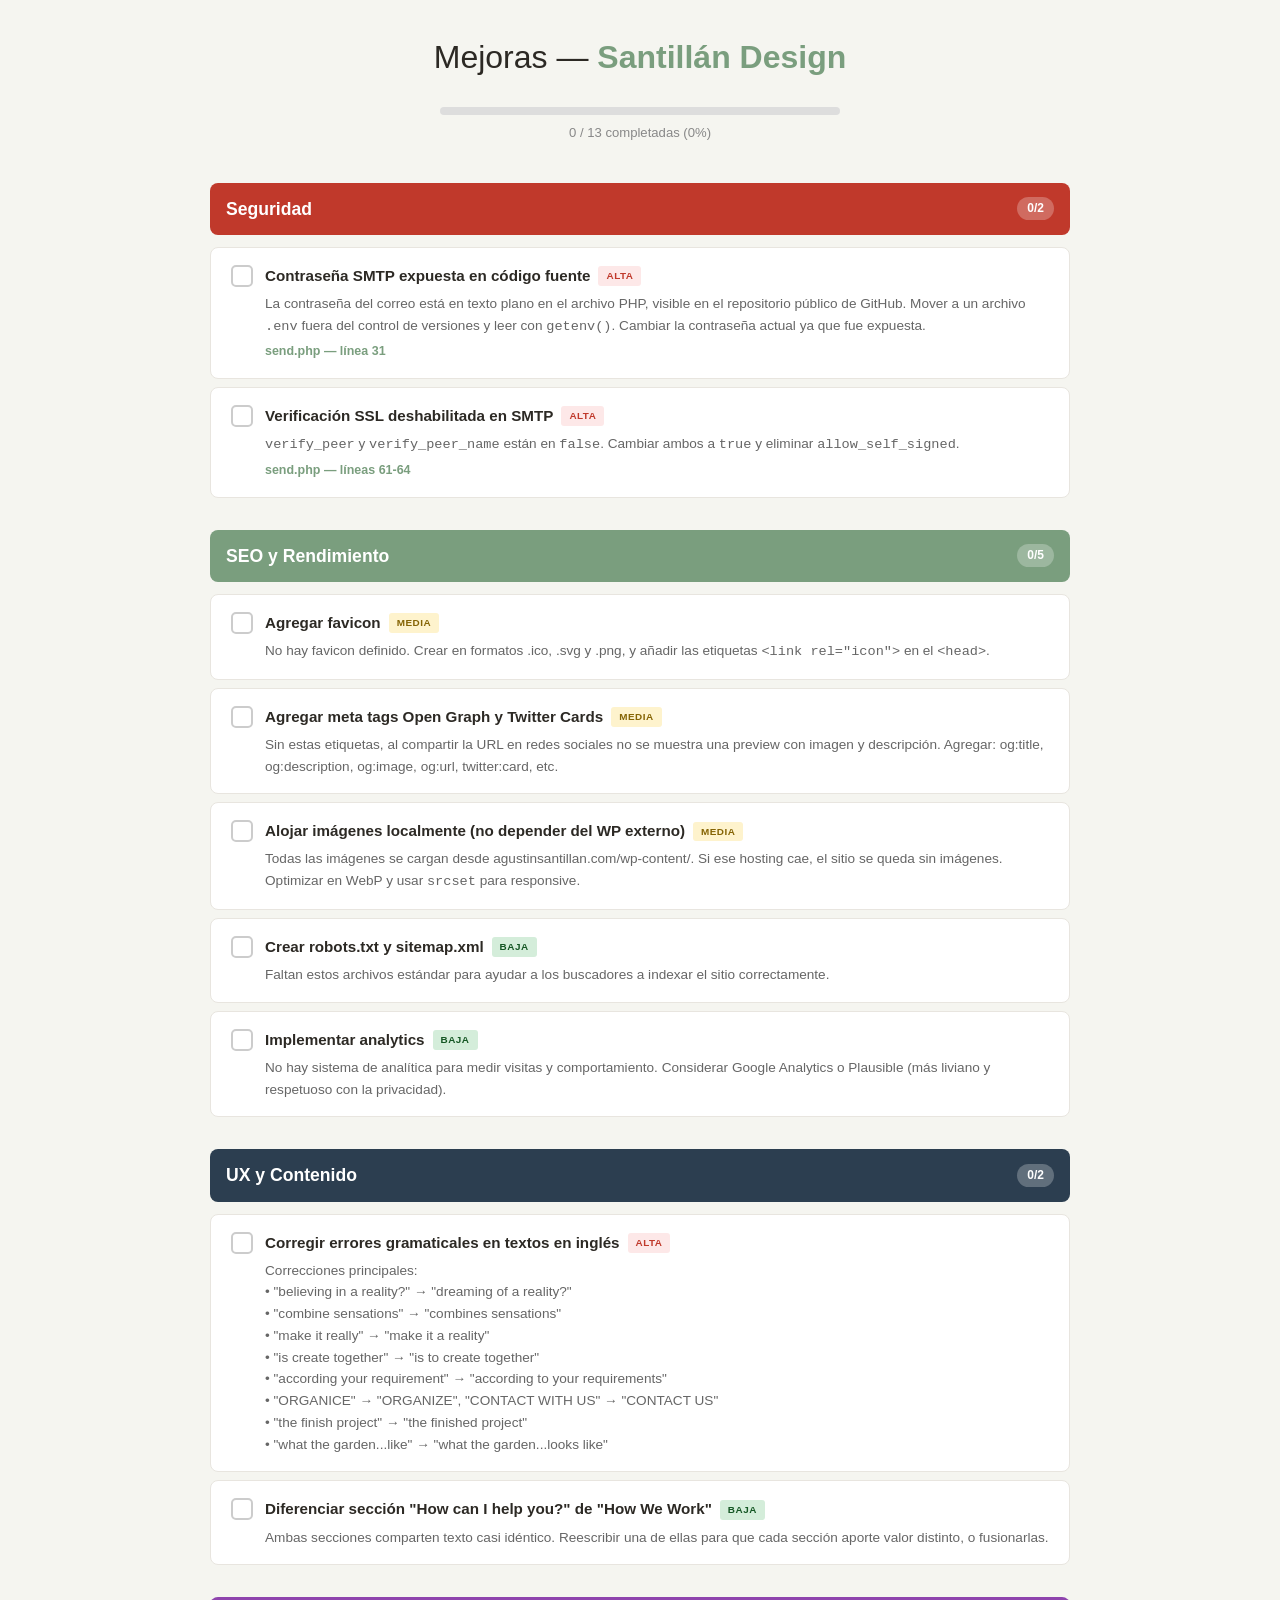
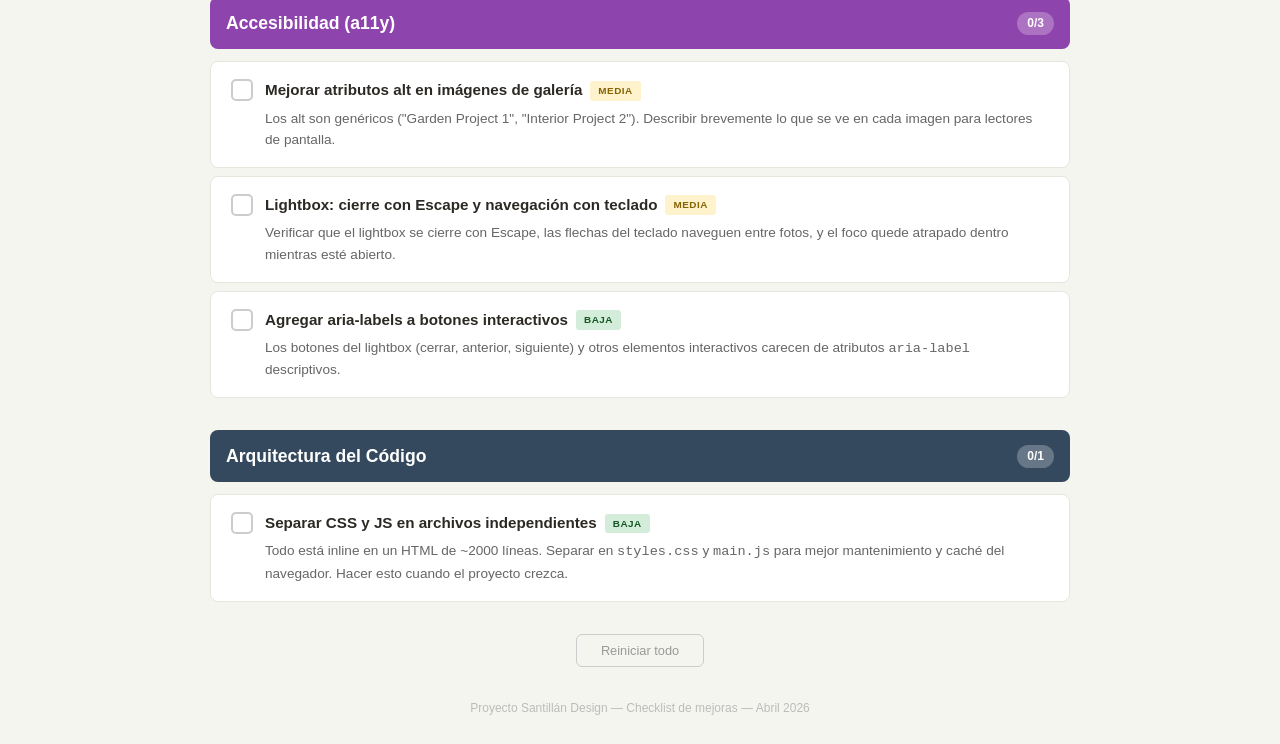
<file: mejoras.html>
<!DOCTYPE html>
<html lang="es">
<head>
  <meta charset="UTF-8">
  <meta name="viewport" content="width=device-width, initial-scale=1.0">
  <title>Mejoras — Santillán Design</title>
  <style>
    * { box-sizing: border-box; margin: 0; padding: 0; }

    body {
      font-family: 'Segoe UI', -apple-system, Arial, sans-serif;
      background: #f5f5f0;
      color: #1a1a1a;
      line-height: 1.6;
      padding: 2rem;
    }

    .container {
      max-width: 860px;
      margin: 0 auto;
    }

    header {
      text-align: center;
      margin-bottom: 2.5rem;
    }

    header h1 {
      font-size: 2rem;
      font-weight: 300;
      color: #2c2924;
    }

    header h1 strong { color: #7a9e7e; font-weight: 600; }

    .progress-bar-wrap {
      margin: 1.5rem auto 0;
      max-width: 400px;
    }

    .progress-bar {
      height: 8px;
      background: #ddd;
      border-radius: 4px;
      overflow: hidden;
    }

    .progress-fill {
      height: 100%;
      background: #7a9e7e;
      border-radius: 4px;
      transition: width 0.4s ease;
      width: 0%;
    }

    .progress-text {
      text-align: center;
      font-size: 0.82rem;
      color: #888;
      margin-top: 0.4rem;
    }

    .section {
      margin-bottom: 2rem;
    }

    .section-title {
      display: flex;
      align-items: center;
      gap: 0.75rem;
      padding: 0.75rem 1rem;
      border-radius: 8px;
      margin-bottom: 0.75rem;
      cursor: default;
    }

    .section-title.critical { background: #c0392b; color: #fff; }
    .section-title.seo { background: #7a9e7e; color: #fff; }
    .section-title.ux { background: #2c3e50; color: #fff; }
    .section-title.a11y { background: #8e44ad; color: #fff; }
    .section-title.code { background: #34495e; color: #fff; }

    .section-title h2 {
      font-size: 1.1rem;
      font-weight: 600;
      flex: 1;
    }

    .section-count {
      font-size: 0.75rem;
      font-weight: 700;
      background: rgba(255,255,255,0.25);
      padding: 2px 10px;
      border-radius: 100px;
    }

    .items {
      display: flex;
      flex-direction: column;
      gap: 0.5rem;
    }

    .item {
      display: flex;
      align-items: flex-start;
      gap: 0.75rem;
      background: #fff;
      border: 1px solid #e8e5df;
      border-radius: 8px;
      padding: 1rem 1.25rem;
      transition: all 0.3s ease;
      cursor: pointer;
      user-select: none;
    }

    .item:hover {
      border-color: #7a9e7e;
      box-shadow: 0 2px 8px rgba(122,158,126,0.12);
    }

    .item.done {
      background: #f9fdf9;
      border-color: #c8e6c9;
      opacity: 0.65;
    }

    .item.done .item-title,
    .item.done .item-desc {
      text-decoration: line-through;
      color: #999;
    }

    .checkbox {
      width: 22px;
      height: 22px;
      border: 2px solid #ccc;
      border-radius: 5px;
      flex-shrink: 0;
      margin-top: 1px;
      display: flex;
      align-items: center;
      justify-content: center;
      transition: all 0.2s ease;
    }

    .item.done .checkbox {
      background: #7a9e7e;
      border-color: #7a9e7e;
    }

    .checkbox svg {
      width: 14px;
      height: 14px;
      stroke: #fff;
      stroke-width: 3;
      fill: none;
      opacity: 0;
      transition: opacity 0.2s;
    }

    .item.done .checkbox svg { opacity: 1; }

    .item-content { flex: 1; }

    .item-header {
      display: flex;
      align-items: center;
      gap: 0.5rem;
      margin-bottom: 0.3rem;
    }

    .item-title {
      font-size: 0.95rem;
      font-weight: 600;
      color: #2c2924;
      transition: color 0.3s;
    }

    .badge {
      font-size: 0.62rem;
      font-weight: 700;
      letter-spacing: 0.05em;
      padding: 2px 8px;
      border-radius: 3px;
    }

    .badge.alta { background: #fde8e8; color: #c0392b; }
    .badge.media { background: #fef3cd; color: #856404; }
    .badge.baja { background: #d4edda; color: #155724; }

    .item-desc {
      font-size: 0.85rem;
      color: #666;
      font-weight: 300;
      line-height: 1.6;
      transition: color 0.3s;
    }

    .item-file {
      font-size: 0.78rem;
      color: #7a9e7e;
      font-weight: 600;
      margin-top: 0.3rem;
    }

    .reset-btn {
      display: block;
      margin: 2rem auto 0;
      background: none;
      border: 1px solid #ccc;
      color: #999;
      padding: 0.5rem 1.5rem;
      border-radius: 6px;
      font-size: 0.8rem;
      cursor: pointer;
      transition: all 0.2s;
    }

    .reset-btn:hover {
      border-color: #c0392b;
      color: #c0392b;
    }

    .footer-note {
      text-align: center;
      margin-top: 2rem;
      font-size: 0.75rem;
      color: #bbb;
    }
  </style>
</head>
<body>

<div class="container">
  <header>
    <h1>Mejoras — <strong>Santillán Design</strong></h1>
    <div class="progress-bar-wrap">
      <div class="progress-bar"><div class="progress-fill" id="progressFill"></div></div>
      <div class="progress-text" id="progressText">0 / 0 completadas</div>
    </div>
  </header>

  <!-- SEGURIDAD -->
  <div class="section" data-section="seguridad">
    <div class="section-title critical">
      <h2>Seguridad</h2>
      <span class="section-count" data-count></span>
    </div>
    <div class="items">

      <div class="item" data-id="sec-1">
        <div class="checkbox"><svg viewBox="0 0 24 24"><polyline points="20 6 9 17 4 12"/></svg></div>
        <div class="item-content">
          <div class="item-header">
            <span class="item-title">Contraseña SMTP expuesta en código fuente</span>
            <span class="badge alta">ALTA</span>
          </div>
          <p class="item-desc">La contraseña del correo está en texto plano en el archivo PHP, visible en el repositorio público de GitHub. Mover a un archivo <code>.env</code> fuera del control de versiones y leer con <code>getenv()</code>. Cambiar la contraseña actual ya que fue expuesta.</p>
          <p class="item-file">send.php — línea 31</p>
        </div>
      </div>

      <div class="item" data-id="sec-2">
        <div class="checkbox"><svg viewBox="0 0 24 24"><polyline points="20 6 9 17 4 12"/></svg></div>
        <div class="item-content">
          <div class="item-header">
            <span class="item-title">Verificación SSL deshabilitada en SMTP</span>
            <span class="badge alta">ALTA</span>
          </div>
          <p class="item-desc"><code>verify_peer</code> y <code>verify_peer_name</code> están en <code>false</code>. Cambiar ambos a <code>true</code> y eliminar <code>allow_self_signed</code>.</p>
          <p class="item-file">send.php — líneas 61-64</p>
        </div>
      </div>

    </div>
  </div>

  <!-- SEO Y RENDIMIENTO -->
  <div class="section" data-section="seo">
    <div class="section-title seo">
      <h2>SEO y Rendimiento</h2>
      <span class="section-count" data-count></span>
    </div>
    <div class="items">

      <div class="item" data-id="seo-1">
        <div class="checkbox"><svg viewBox="0 0 24 24"><polyline points="20 6 9 17 4 12"/></svg></div>
        <div class="item-content">
          <div class="item-header">
            <span class="item-title">Agregar favicon</span>
            <span class="badge media">MEDIA</span>
          </div>
          <p class="item-desc">No hay favicon definido. Crear en formatos .ico, .svg y .png, y añadir las etiquetas <code>&lt;link rel="icon"&gt;</code> en el <code>&lt;head&gt;</code>.</p>
        </div>
      </div>

      <div class="item" data-id="seo-2">
        <div class="checkbox"><svg viewBox="0 0 24 24"><polyline points="20 6 9 17 4 12"/></svg></div>
        <div class="item-content">
          <div class="item-header">
            <span class="item-title">Agregar meta tags Open Graph y Twitter Cards</span>
            <span class="badge media">MEDIA</span>
          </div>
          <p class="item-desc">Sin estas etiquetas, al compartir la URL en redes sociales no se muestra una preview con imagen y descripción. Agregar: og:title, og:description, og:image, og:url, twitter:card, etc.</p>
        </div>
      </div>

      <div class="item" data-id="seo-3">
        <div class="checkbox"><svg viewBox="0 0 24 24"><polyline points="20 6 9 17 4 12"/></svg></div>
        <div class="item-content">
          <div class="item-header">
            <span class="item-title">Alojar imágenes localmente (no depender del WP externo)</span>
            <span class="badge media">MEDIA</span>
          </div>
          <p class="item-desc">Todas las imágenes se cargan desde agustinsantillan.com/wp-content/. Si ese hosting cae, el sitio se queda sin imágenes. Optimizar en WebP y usar <code>srcset</code> para responsive.</p>
        </div>
      </div>

      <div class="item" data-id="seo-4">
        <div class="checkbox"><svg viewBox="0 0 24 24"><polyline points="20 6 9 17 4 12"/></svg></div>
        <div class="item-content">
          <div class="item-header">
            <span class="item-title">Crear robots.txt y sitemap.xml</span>
            <span class="badge baja">BAJA</span>
          </div>
          <p class="item-desc">Faltan estos archivos estándar para ayudar a los buscadores a indexar el sitio correctamente.</p>
        </div>
      </div>

      <div class="item" data-id="seo-5">
        <div class="checkbox"><svg viewBox="0 0 24 24"><polyline points="20 6 9 17 4 12"/></svg></div>
        <div class="item-content">
          <div class="item-header">
            <span class="item-title">Implementar analytics</span>
            <span class="badge baja">BAJA</span>
          </div>
          <p class="item-desc">No hay sistema de analítica para medir visitas y comportamiento. Considerar Google Analytics o Plausible (más liviano y respetuoso con la privacidad).</p>
        </div>
      </div>

    </div>
  </div>

  <!-- UX Y CONTENIDO -->
  <div class="section" data-section="ux">
    <div class="section-title ux">
      <h2>UX y Contenido</h2>
      <span class="section-count" data-count></span>
    </div>
    <div class="items">

      <div class="item" data-id="ux-1">
        <div class="checkbox"><svg viewBox="0 0 24 24"><polyline points="20 6 9 17 4 12"/></svg></div>
        <div class="item-content">
          <div class="item-header">
            <span class="item-title">Corregir errores gramaticales en textos en inglés</span>
            <span class="badge alta">ALTA</span>
          </div>
          <p class="item-desc">
            Correcciones principales:<br>
            • "believing in a reality?" → "dreaming of a reality?"<br>
            • "combine sensations" → "combines sensations"<br>
            • "make it really" → "make it a reality"<br>
            • "is create together" → "is to create together"<br>
            • "according your requirement" → "according to your requirements"<br>
            • "ORGANICE" → "ORGANIZE", "CONTACT WITH US" → "CONTACT US"<br>
            • "the finish project" → "the finished project"<br>
            • "what the garden...like" → "what the garden...looks like"
          </p>
        </div>
      </div>

      <div class="item" data-id="ux-2">
        <div class="checkbox"><svg viewBox="0 0 24 24"><polyline points="20 6 9 17 4 12"/></svg></div>
        <div class="item-content">
          <div class="item-header">
            <span class="item-title">Diferenciar sección "How can I help you?" de "How We Work"</span>
            <span class="badge baja">BAJA</span>
          </div>
          <p class="item-desc">Ambas secciones comparten texto casi idéntico. Reescribir una de ellas para que cada sección aporte valor distinto, o fusionarlas.</p>
        </div>
      </div>

    </div>
  </div>

  <!-- ACCESIBILIDAD -->
  <div class="section" data-section="a11y">
    <div class="section-title a11y">
      <h2>Accesibilidad (a11y)</h2>
      <span class="section-count" data-count></span>
    </div>
    <div class="items">

      <div class="item" data-id="a11y-1">
        <div class="checkbox"><svg viewBox="0 0 24 24"><polyline points="20 6 9 17 4 12"/></svg></div>
        <div class="item-content">
          <div class="item-header">
            <span class="item-title">Mejorar atributos alt en imágenes de galería</span>
            <span class="badge media">MEDIA</span>
          </div>
          <p class="item-desc">Los alt son genéricos ("Garden Project 1", "Interior Project 2"). Describir brevemente lo que se ve en cada imagen para lectores de pantalla.</p>
        </div>
      </div>

      <div class="item" data-id="a11y-2">
        <div class="checkbox"><svg viewBox="0 0 24 24"><polyline points="20 6 9 17 4 12"/></svg></div>
        <div class="item-content">
          <div class="item-header">
            <span class="item-title">Lightbox: cierre con Escape y navegación con teclado</span>
            <span class="badge media">MEDIA</span>
          </div>
          <p class="item-desc">Verificar que el lightbox se cierre con Escape, las flechas del teclado naveguen entre fotos, y el foco quede atrapado dentro mientras esté abierto.</p>
        </div>
      </div>

      <div class="item" data-id="a11y-3">
        <div class="checkbox"><svg viewBox="0 0 24 24"><polyline points="20 6 9 17 4 12"/></svg></div>
        <div class="item-content">
          <div class="item-header">
            <span class="item-title">Agregar aria-labels a botones interactivos</span>
            <span class="badge baja">BAJA</span>
          </div>
          <p class="item-desc">Los botones del lightbox (cerrar, anterior, siguiente) y otros elementos interactivos carecen de atributos <code>aria-label</code> descriptivos.</p>
        </div>
      </div>

    </div>
  </div>

  <!-- ARQUITECTURA -->
  <div class="section" data-section="code">
    <div class="section-title code">
      <h2>Arquitectura del Código</h2>
      <span class="section-count" data-count></span>
    </div>
    <div class="items">

      <div class="item" data-id="code-1">
        <div class="checkbox"><svg viewBox="0 0 24 24"><polyline points="20 6 9 17 4 12"/></svg></div>
        <div class="item-content">
          <div class="item-header">
            <span class="item-title">Separar CSS y JS en archivos independientes</span>
            <span class="badge baja">BAJA</span>
          </div>
          <p class="item-desc">Todo está inline en un HTML de ~2000 líneas. Separar en <code>styles.css</code> y <code>main.js</code> para mejor mantenimiento y caché del navegador. Hacer esto cuando el proyecto crezca.</p>
        </div>
      </div>

    </div>
  </div>

  <button class="reset-btn" id="resetBtn">Reiniciar todo</button>

  <p class="footer-note">Proyecto Santillán Design — Checklist de mejoras — Abril 2026</p>
</div>

<script>
  const STORAGE_KEY = 'santillan-mejoras';

  // Load saved state
  function loadState() {
    try {
      return JSON.parse(localStorage.getItem(STORAGE_KEY)) || {};
    } catch { return {}; }
  }

  function saveState(state) {
    localStorage.setItem(STORAGE_KEY, JSON.stringify(state));
  }

  const state = loadState();
  const items = document.querySelectorAll('.item');
  const total = items.length;

  // Apply saved state
  items.forEach(item => {
    const id = item.dataset.id;
    if (state[id]) item.classList.add('done');

    item.addEventListener('click', () => {
      item.classList.toggle('done');
      state[id] = item.classList.contains('done');
      saveState(state);
      updateProgress();
      updateSectionCounts();
    });
  });

  function updateProgress() {
    const done = document.querySelectorAll('.item.done').length;
    const pct = total ? Math.round((done / total) * 100) : 0;
    document.getElementById('progressFill').style.width = pct + '%';
    document.getElementById('progressText').textContent = done + ' / ' + total + ' completadas (' + pct + '%)';
  }

  function updateSectionCounts() {
    document.querySelectorAll('.section').forEach(sec => {
      const all = sec.querySelectorAll('.item').length;
      const done = sec.querySelectorAll('.item.done').length;
      const badge = sec.querySelector('[data-count]');
      if (badge) badge.textContent = done + '/' + all;
    });
  }

  // Reset
  document.getElementById('resetBtn').addEventListener('click', () => {
    if (!confirm('¿Reiniciar todas las mejoras a pendientes?')) return;
    items.forEach(item => item.classList.remove('done'));
    saveState({});
    updateProgress();
    updateSectionCounts();
  });

  // Init
  updateProgress();
  updateSectionCounts();
</script>

</body>
</html>
</file>
